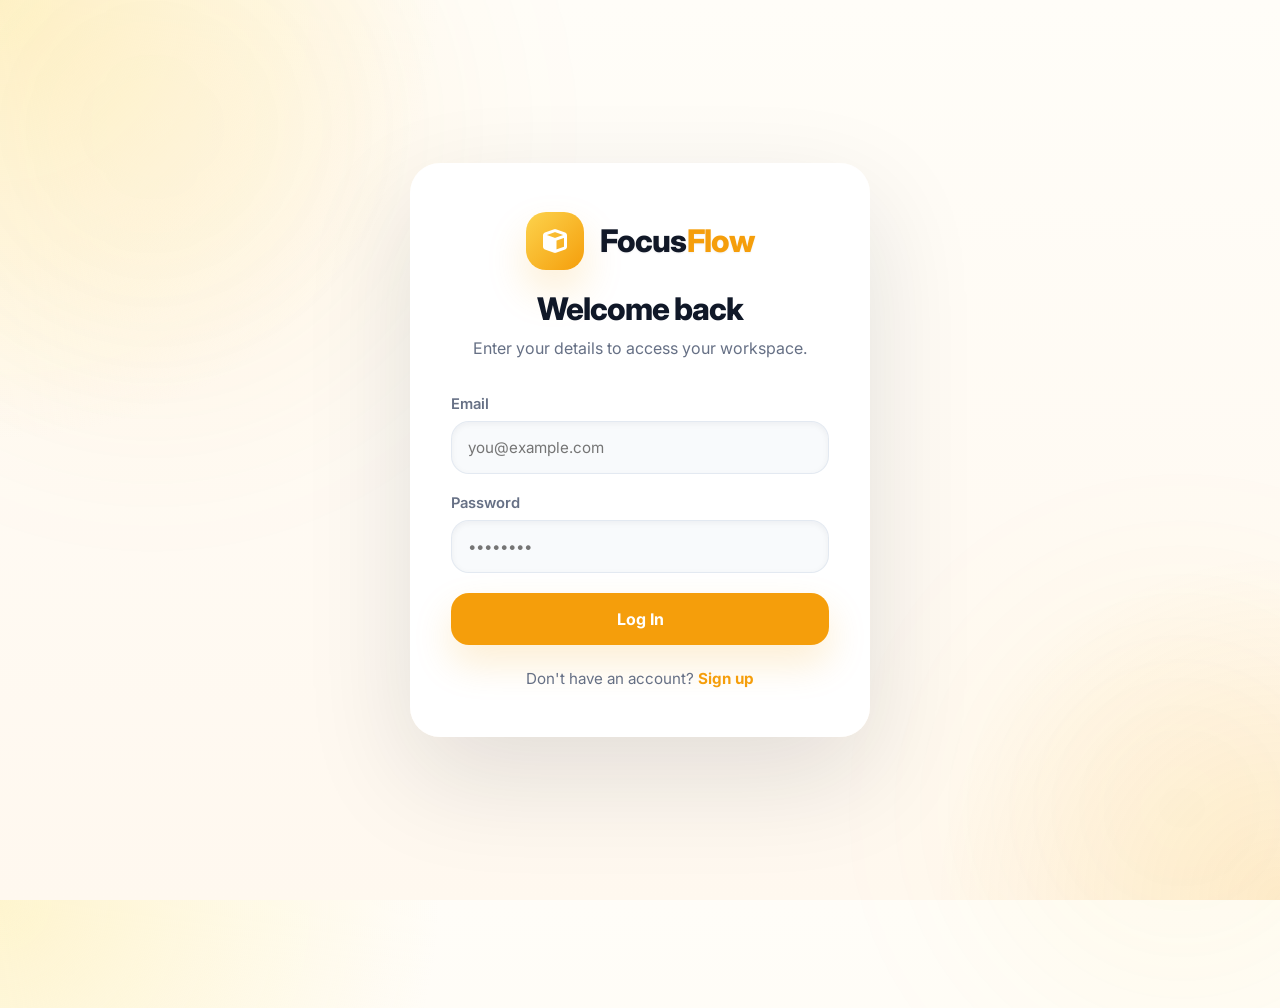
<file: index.html>
<!DOCTYPE html>
<html lang="en">

<head>
    <meta charset="UTF-8">
    <meta name="viewport" content="width=device-width, initial-scale=1.0">
    <title>Dashboard - FocusFlow</title>
    <link rel="stylesheet" href="style.css">
    <link rel="stylesheet" href="https://cdnjs.cloudflare.com/ajax/libs/font-awesome/6.4.0/css/all.min.css">
    <link href="https://fonts.googleapis.com/css2?family=Inter:wght@400;500;600;700&display=swap" rel="stylesheet">
</head>

<body class="light-theme">
    <div id="loader" class="loader-overlay">
        <div class="spinner"></div>
    </div>

    <!-- App Layout Container -->
    <div class="app-layout">

        <!-- Sidebar -->
        <aside class="sidebar" id="sidebar">
            <div class="sidebar-header">
                <a href="index.html" class="brand focusflow-logo">
                    <i class="fas fa-cube brand-icon logo-accent"></i>
                    <span class="logo-text">Focus<span class="logo-bold">Flow</span></span>
                </a>
                <button class="mobile-close" id="mobileCloseBtn">
                    <i class="fas fa-times"></i>
                </button>
            </div>

            <nav class="sidebar-nav">
                <div class="nav-section">
                    <span class="nav-section-title">Views</span>
                    <a href="#" class="nav-item active" data-filter="all">
                        <i class="fas fa-inbox"></i> Dashboard
                    </a>
                    <a href="#" class="nav-item" data-filter="active">
                        <i class="fas fa-tasks"></i> Active Tasks
                    </a>
                    <a href="#" class="nav-item" data-filter="important">
                        <i class="fas fa-star"></i> Important
                    </a>
                    <a href="#" class="nav-item" data-filter="completed">
                        <i class="fas fa-check-circle"></i> Completed
                    </a>
                </div>
            </nav>

            <div class="sidebar-footer">
                <a href="#" class="nav-item" id="settingsBtn">
                    <i class="fas fa-cog"></i> Settings
                </a>
                <a href="#" class="nav-item text-danger" id="logoutBtn">
                    <i class="fas fa-sign-out-alt"></i> Logout
                </a>
            </div>
        </aside>

        <!-- Main Content Area -->
        <main class="main-content">
            <!-- Sticky Header -->
            <header class="top-header">
                <div class="header-left">
                    <button class="mobile-toggle" id="mobileToggleBtn">
                        <i class="fas fa-bars"></i>
                    </button>
                    <h1 class="page-title" id="pageTitle">Dashboard</h1>
                </div>
                <div class="header-right">
                    <button id="headerThemeToggle" class="icon-btn" aria-label="Toggle Theme">
                        <i class="fas fa-moon"></i>
                    </button>
                    <div class="user-profile" id="profileDropdownBtn" role="button" aria-haspopup="menu" aria-expanded="false" style="cursor: pointer; position: relative;">
                        <div class="avatar">
                            <span id="userInitial">U</span>
                        </div>
                        
                        <!-- Profile Dropdown -->
                        <div class="profile-dropdown hidden" id="profileDropdown">
                            <div class="dropdown-header">
                                <strong id="dropdownName">User</strong>
                                <span id="dropdownEmail">user@example.com</span>
                            </div>
                            <div class="dropdown-divider"></div>
                            <button class="dropdown-item" id="dropdownSettingsBtn">
                                <i class="fas fa-cog"></i> Settings
                            </button>
                            <button class="dropdown-item text-danger" id="dropdownLogoutBtn">
                                <i class="fas fa-sign-out-alt"></i> Log Out
                            </button>
                        </div>
                    </div>
                </div>
            </header>

            <div id="welcomePage" class="welcome-overlay hidden">
                <div class="welcome-card">
                    <div class="welcome-header">
                        <div class="welcome-badge"><i class="fas fa-hand-sparkles"></i></div>
                        <div>
                            <h2>Welcome back, <span id="welcomeUserName">User</span>!</h2>
                            <p>Here's your FocusFlow dashboard. Let’s get productive.</p>
                        </div>
                    </div>
                    <div class="welcome-stats">
                        <div>
                            <span id="welcomeTotal">0</span>
                            <p>Total tasks</p>
                        </div>
                        <div>
                            <span id="welcomePending">0</span>
                            <p>Pending</p>
                        </div>
                        <div>
                            <span id="welcomeComplete">0</span>
                            <p>Completed</p>
                        </div>
                    </div>
                    <p class="welcome-copy">You can manage tasks, set priorities, and track progress from your dashboard. Ready to dive in?</p>
                    <button id="welcomeStartBtn" class="primary-btn">Go to dashboard</button>
                </div>
            </div>

            <div class="content-scrollable">
                <!-- ONBOARDING STATE -->
                <div id="onboardingState" class="onboarding-container hidden">
                    <div class="onboarding-illustration" style="text-align: center; margin-top: 2rem;">
                        <i class="fas fa-rocket text-accent" style="font-size: 5rem; margin-bottom: 1.5rem; filter: drop-shadow(0 4px 6px rgba(99, 102, 241, 0.4));"></i>
                        <h2 style="font-size: 2.2rem; margin-bottom: 1rem; color: var(--text-primary);">Welcome to your workspace</h2>
                        <p style="color: var(--text-secondary); max-width: 500px; margin: 0 auto 3rem; font-size: 1.1rem; line-height: 1.6;">Get started by adding your first task. Here are a few tips to maximize your productivity and stay organized.</p>
                    </div>
                    
                    <div class="tips-grid" style="display: grid; grid-template-columns: repeat(auto-fit, minmax(250px, 1fr)); gap: 1.5rem; margin-bottom: 3rem;">
                        <div class="tip-card" style="background: var(--bg-surface); padding: 1.5rem; border-radius: var(--radius-md); border: 1px solid var(--border-color); box-shadow: var(--shadow-sm);">
                            <div class="tip-icon" style="margin-bottom: 1rem; font-size: 1.5rem;"><i class="fas fa-star text-orange"></i></div>
                            <h4>Mark Important</h4>
                            <p style="color: var(--text-secondary); font-size: 0.9rem; margin-top: 0.5rem; line-height: 1.5;">Set a task to High Priority to have it highlighted in red and accessible from the Important view.</p>
                        </div>
                        <div class="tip-card" style="background: var(--bg-surface); padding: 1.5rem; border-radius: var(--radius-md); border: 1px solid var(--border-color); box-shadow: var(--shadow-sm);">
                            <div class="tip-icon" style="margin-bottom: 1rem; font-size: 1.5rem;"><i class="fas fa-arrows-alt text-blue"></i></div>
                            <h4>Reorder Tasks</h4>
                            <p style="color: var(--text-secondary); font-size: 0.9rem; margin-top: 0.5rem; line-height: 1.5;">Drag and drop tasks in the default dashboard view to organize them exactly how you want.</p>
                        </div>
                        <div class="tip-card" style="background: var(--bg-surface); padding: 1.5rem; border-radius: var(--radius-md); border: 1px solid var(--border-color); box-shadow: var(--shadow-sm);">
                            <div class="tip-icon" style="margin-bottom: 1rem; font-size: 1.5rem;"><i class="fas fa-chart-pie text-green"></i></div>
                            <h4>Track Progress</h4>
                            <p style="color: var(--text-secondary); font-size: 0.9rem; margin-top: 0.5rem; line-height: 1.5;">Watch your completion ring fill up as you check off tasks throughout the day.</p>
                        </div>
                    </div>
                    
                    <div style="text-align: center;">
                        <button class="primary-btn" id="onboardingAddBtn" style="padding: 1rem 2.5rem; font-size: 1.1rem; border-radius: 50px; box-shadow: var(--shadow-lg);">
                            <i class="fas fa-plus"></i> Create your first task
                        </button>
                    </div>
                </div>

                <div id="dashboardContent">
                <!-- Greeting & Overview -->
                <section class="overview-section" id="overviewSection">
                    <div class="greeting">
                        <h2 id="greetingText">Good morning!</h2>
                        <p class="subtitle">Here's a summary of your tasks today.</p>
                    </div>

                    <div class="stats-grid">
                        <div class="stat-card">
                            <div class="stat-icon bg-blue"><i class="fas fa-list"></i></div>
                            <div class="stat-info">
                                <span class="stat-value" id="statTotal">0</span>
                                <span class="stat-label">Total Tasks</span>
                            </div>
                        </div>
                        <div class="stat-card">
                            <div class="stat-icon bg-orange"><i class="fas fa-clock"></i></div>
                            <div class="stat-info">
                                <span class="stat-value" id="statPending">0</span>
                                <span class="stat-label">Pending</span>
                            </div>
                        </div>
                        <div class="stat-card">
                            <div class="stat-icon bg-green"><i class="fas fa-check"></i></div>
                            <div class="stat-info">
                                <span class="stat-value" id="statCompleted">0</span>
                                <span class="stat-label">Completed</span>
                            </div>
                        </div>
                        <!-- Progress Ring Card -->
                        <div class="stat-card progress-card">
                            <div class="progress-ring-container">
                                <svg class="progress-ring" width="50" height="50">
                                    <circle class="progress-ring-circle-bg" stroke-width="4" fill="transparent" r="21"
                                        cx="25" cy="25" />
                                    <circle class="progress-ring-circle" id="progressRing" stroke-width="4"
                                        fill="transparent" r="21" cx="25" cy="25" />
                                </svg>
                                <span class="progress-text" id="progressText">0%</span>
                            </div>
                            <div class="stat-info">
                                <span class="stat-label">Completion</span>
                            </div>
                        </div>
                    </div>
                </section>

                <!-- Tasks Header -->
                <div class="tasks-header">
                    <h3 id="taskListTitle">Your Tasks</h3>
                    <div class="actions-wrapper">
                        <select id="sortSelect" class="text-btn outline-btn" aria-label="Sort Tasks">
                            <option value="default">Default Sort</option>
                            <option value="priority-desc">High Priority First</option>
                            <option value="priority-asc">Low Priority First</option>
                        </select>
                        <button id="clearCompletedBtn" class="text-btn danger-btn">Clear Completed</button>
                    </div>
                </div>

                <!-- Tasks Container -->
                <div class="tasks-container">
                    <div id="emptyState" class="empty-state hidden">
                        <div class="empty-illustration">
                            <i class="fas fa-clipboard-check"></i>
                        </div>
                        <h3>All caught up!</h3>
                        <p>You have no tasks here. Enjoy your day or add a new task.</p>
                        <button class="primary-btn mt-3" id="emptyAddBtn">Add Task</button>
                    </div>

                    <ul class="task-grid" id="taskList">
                        <!-- Tasks mapped here -->
                    </ul>
                </div>
                </div> <!-- End dashboardContent -->
            </div>

            <!-- Floating Action Button -->
            <button class="fab" id="fabAddBtn" aria-label="Add new task">
                <i class="fas fa-plus"></i>
            </button>
        </main>
    </div>

    <!-- Modals -->
    <!-- Add/Edit Task Modal -->
    <div id="taskModal" class="modal-overlay hidden" aria-hidden="true">
        <div class="modal-content glass-panel">
            <div class="modal-header">
                <h3 id="taskModalTitle">Create New Task</h3>
                <button class="close-btn modal-close"><i class="fas fa-times"></i></button>
            </div>
            <div class="modal-body">
                <div class="form-group">
                    <label for="taskInput">Task Description</label>
                    <input type="text" id="taskInput" class="form-input" placeholder="What needs to be done?"
                        autocomplete="off">
                </div>
                <div class="form-row">
                    <div class="form-group flex-1">
                        <label for="dueDateInput">Due Date</label>
                        <input type="date" id="dueDateInput" class="form-input">
                    </div>
                    <div class="form-group flex-1">
                        <label for="priorityInput">Priority</label>
                        <select id="priorityInput" class="form-input">
                            <option value="low">Low</option>
                            <option value="medium" selected>Medium</option>
                            <option value="high">High</option>
                        </select>
                    </div>
                </div>
            </div>
            <div class="modal-footer">
                <button class="secondary-btn modal-close">Cancel</button>
                <button id="saveTaskBtn" class="primary-btn">Save Task</button>
            </div>
        </div>
    </div>

    <!-- Settings Modal -->
    <div id="settingsModal" class="modal-overlay hidden" aria-hidden="true">
        <div class="modal-content glass-panel settings-panel">
            <div class="modal-header">
                <h3>Settings</h3>
                <button class="close-btn settings-close"><i class="fas fa-times"></i></button>
            </div>
            <div class="modal-body">
                <div class="settings-section">
                    <h4>Appearance</h4>
                    <div class="setting-item">
                        <div class="setting-info">
                            <span>Dark Mode</span>
                            <small>Toggle dark/light theme</small>
                        </div>
                        <label class="toggle-switch">
                            <input type="checkbox" id="settingsThemeToggle">
                            <span class="slider round"></span>
                        </label>
                    </div>
                </div>
                <div class="settings-section">
                    <h4>Notifications</h4>
                    <div class="setting-item">
                        <div class="setting-info">
                            <span>Push Notifications</span>
                            <small>Get notified about due tasks</small>
                        </div>
                        <label class="toggle-switch">
                            <input type="checkbox" id="notifyToggle" checked>
                            <span class="slider round"></span>
                        </label>
                    </div>
                </div>
                <div class="settings-section">
                    <h4>Account Profile</h4>
                    <div class="profile-info">
                        <div class="avatar lg"><span id="settingsInitial">U</span></div>
                        <div class="profile-details">
                            <strong id="profileEmail">demo@example.com</strong>
                            <span class="badge">Pro Plan</span>
                        </div>
                    </div>
                </div>
            </div>
        </div>
    </div>

    <!-- Delete Confirmation Modal -->
    <div id="deleteModal" class="modal-overlay hidden" aria-hidden="true">
        <div class="modal-content glass-panel mini">
            <h3>Delete Task</h3>
            <p>Are you sure you want to delete this task? This action cannot be undone.</p>
            <div class="modal-actions mt-4">
                <button id="cancelDeleteBtn" class="secondary-btn">Cancel</button>
                <button id="confirmDeleteBtn" class="danger-btn">Delete</button>
            </div>
        </div>
    </div>

    <script src="script.js"></script>
</body>

</html>
</file>
<file: style.css>
:root {
    /* Linear/Notion Minimal Color Palette */
    --hue: 220;

    /* Light Theme */
    --bg-base: #f8f9fa;
    --bg-surface: #ffffff;
    --bg-elevated: #ffffff;
    --bg-hover: #f1f3f5;

    --text-primary: #111827;
    --text-secondary: #4b5563;
    --text-tertiary: #9ca3af;

    --border-color: #e5e7eb;
    --border-light: #f3f4f6;

    --accent-color: #f59e0b;
    /* Yellow */
    --accent-hover: #d97706;
    --accent-light: #fef3c7;

    /* Status Colors */
    --danger: #ef4444;
    --danger-bg: #fee2e2;
    --success: #10b981;
    --success-bg: #d1fae5;
    --warning: #f59e0b;
    --warning-bg: #fef3c7;

    /* Layout */
    --sidebar-width: 260px;
    --header-height: 64px;

    /* Borders & Shadows */
    --radius-sm: 6px;
    --radius-md: 10px;
    --radius-lg: 16px;
    --radius-full: 9999px;

    --shadow-sm: 0 1px 2px 0 rgba(0, 0, 0, 0.05);
    --shadow-md: 0 4px 6px -1px rgba(0, 0, 0, 0.05), 0 2px 4px -1px rgba(0, 0, 0, 0.03);
    --shadow-lg: 0 10px 15px -3px rgba(0, 0, 0, 0.05), 0 4px 6px -2px rgba(0, 0, 0, 0.03);
    --shadow-xl: 0 20px 25px -5px rgba(0, 0, 0, 0.1), 0 10px 10px -5px rgba(0, 0, 0, 0.04);

    --glass-bg: rgba(255, 255, 255, 0.85);
    --glass-border: rgba(255, 255, 255, 0.4);

    --transition: all 0.25s cubic-bezier(0.2, 0.8, 0.2, 1);
    --transition-fast: all 0.15s cubic-bezier(0.2, 0.8, 0.2, 1);
}

body.dark-theme {
    --bg-base: #0f1115;
    --bg-surface: #16181d;
    --bg-elevated: #1e2128;
    --bg-hover: #252830;

    --text-primary: #f9fafb;
    --text-secondary: #9ca3af;
    --text-tertiary: #6b7280;

    --border-color: #2d3139;
    --border-light: #1e2128;

    --accent-light: #3730a3;

    --danger-bg: rgba(239, 68, 68, 0.15);
    --success-bg: rgba(16, 185, 129, 0.15);
    --warning-bg: rgba(245, 158, 11, 0.15);

    --shadow-sm: 0 1px 2px 0 rgba(0, 0, 0, 0.5);
    --shadow-md: 0 4px 6px -1px rgba(0, 0, 0, 0.4);
    --shadow-lg: 0 10px 15px -3px rgba(0, 0, 0, 0.5);
    --shadow-xl: 0 20px 25px -5px rgba(0, 0, 0, 0.6);

    --glass-bg: rgba(22, 24, 29, 0.85);
    --glass-border: rgba(255, 255, 255, 0.05);
}

* {
    margin: 0;
    padding: 0;
    box-sizing: border-box;
}

body {
    font-family: 'Inter', sans-serif;
    background-color: var(--bg-base);
    color: var(--text-primary);
    -webkit-font-smoothing: antialiased;
    overflow: hidden;
}

/* Base Elements */
a {
    text-decoration: none;
    color: inherit;
}

button {
    font-family: inherit;
}

.hidden {
    display: none !important;
}

ul {
    list-style: none;
}

.mt-3 {
    margin-top: 1rem;
}

.mt-4 {
    margin-top: 1.5rem;
}

.flex-1 {
    flex: 1;
}

/* Loader */
.loader-overlay {
    position: fixed;
    top: 0;
    left: 0;
    width: 100%;
    height: 100%;
    background: var(--bg-base);
    display: flex;
    justify-content: center;
    align-items: center;
    z-index: 9999;
    transition: opacity 0.4s ease, visibility 0.4s ease;
}

.loader-overlay.hidden {
    opacity: 0;
    visibility: hidden;
    pointer-events: none;
}

.spinner {
    width: 32px;
    height: 32px;
    border: 3px solid var(--border-color);
    border-top-color: var(--accent-color);
    border-radius: 50%;
    animation: spin 0.8s linear infinite;
}

@keyframes spin {
    to {
        transform: rotate(360deg);
    }
}

/* App Layout */
.app-layout {
    display: flex;
    height: 100vh;
    width: 100vw;
}

/* Sidebar */
.sidebar {
    width: var(--sidebar-width);
    background-color: var(--bg-surface);
    border-right: 1px solid var(--border-color);
    display: flex;
    flex-direction: column;
    transition: transform 0.3s ease;
    z-index: 50;
}

.sidebar-header {
    height: var(--header-height);
    display: flex;
    align-items: center;
    justify-content: space-between;
    padding: 0 1.5rem;
    border-bottom: 1px solid var(--border-light);
}

.brand {
    display: flex;
    align-items: center;
    gap: 0.75rem;
    font-weight: 700;
    font-size: 1.2rem;
    color: var(--text-primary);
}

.brand-icon {
    color: var(--accent-color);
}

.mobile-close {
    display: none;
    background: none;
    border: none;
    color: var(--text-secondary);
    font-size: 1.2rem;
    cursor: pointer;
}

.sidebar-nav {
    flex: 1;
    padding: 1.5rem 1rem;
    overflow-y: auto;
}

.nav-section {
    margin-bottom: 2rem;
}

.nav-section-title {
    display: block;
    font-size: 0.75rem;
    font-weight: 600;
    color: var(--text-tertiary);
    text-transform: uppercase;
    letter-spacing: 0.05em;
    margin-bottom: 0.75rem;
    padding-left: 0.75rem;
}

.nav-item {
    display: flex;
    align-items: center;
    gap: 0.75rem;
    padding: 0.6rem 0.75rem;
    border-radius: var(--radius-sm);
    color: var(--text-secondary);
    font-weight: 500;
    font-size: 0.95rem;
    transition: var(--transition);
    margin-bottom: 0.25rem;
}

.nav-item i {
    width: 18px;
    text-align: center;
}

.nav-item:hover {
    background-color: var(--bg-hover);
    color: var(--text-primary);
}

.nav-item.active {
    background-color: var(--accent-light);
    color: var(--accent-color);
    font-weight: 600;
}

.nav-item.text-danger:hover {
    background-color: var(--danger-bg);
    color: var(--danger);
}

.sidebar-footer {
    padding: 1rem;
    border-top: 1px solid var(--border-color);
}

/* Main Content Area */
.main-content {
    flex: 1;
    display: flex;
    flex-direction: column;
    min-width: 0;
    /* Important for flex children truncating */
    background-color: var(--bg-base);
    position: relative;
}

/* Sticky Header */
.top-header {
    height: var(--header-height);
    display: flex;
    align-items: center;
    justify-content: space-between;
    padding: 0 2rem;
    background: var(--glass-bg);
    backdrop-filter: blur(12px);
    -webkit-backdrop-filter: blur(12px);
    border-bottom: 1px solid var(--border-color);
    position: sticky;
    top: 0;
    z-index: 40;
}

.header-left {
    display: flex;
    align-items: center;
    gap: 1rem;
}

.mobile-toggle {
    display: none;
    background: none;
    border: none;
    color: var(--text-secondary);
    font-size: 1.2rem;
    cursor: pointer;
}

.page-title {
    font-size: 1.1rem;
    font-weight: 600;
}

.header-right {
    display: flex;
    align-items: center;
    gap: 1rem;
}

.icon-btn {
    background: none;
    border: none;
    color: var(--text-secondary);
    width: 36px;
    height: 36px;
    border-radius: var(--radius-full);
    cursor: pointer;
    transition: var(--transition);
    display: grid;
    place-items: center;
}

.icon-btn:hover {
    background-color: var(--bg-hover);
    color: var(--text-primary);
}

.avatar {
    width: 32px;
    height: 32px;
    background: linear-gradient(135deg, var(--accent-color), #fde68a);
    color: white;
    border-radius: var(--radius-full);
    display: grid;
    place-items: center;
    font-weight: 600;
    font-size: 0.85rem;
}

.avatar.lg {
    width: 48px;
    height: 48px;
    font-size: 1.2rem;
}

/* Profile Dropdown */
.profile-dropdown {
    position: absolute;
    top: calc(100% + 0.5rem);
    right: 0;
    width: 220px;
    background: var(--bg-surface);
    border: 1px solid var(--border-color);
    border-radius: var(--radius-md);
    box-shadow: var(--shadow-lg);
    padding: 0.5rem 0;
    z-index: 50;
    animation: dropdownFadeIn 0.2s cubic-bezier(0.2, 0.8, 0.2, 1);
    transform-origin: top right;
}

@keyframes dropdownFadeIn {
    from { opacity: 0; transform: scale(0.95); }
    to { opacity: 1; transform: scale(1); }
}

.welcome-overlay {
    position: fixed;
    inset: 0;
    background: rgba(15, 23, 42, 0.65);
    display: flex;
    justify-content: center;
    align-items: center;
    padding: 2rem;
    z-index: 100;
}

.welcome-card {
    width: min(100%, 520px);
    background: var(--bg-surface);
    border: 1px solid var(--border-color);
    border-radius: var(--radius-lg);
    box-shadow: var(--shadow-xl);
    padding: 2rem;
    animation: popIn 0.25s ease;
}

@keyframes popIn {
    from { opacity: 0; transform: translateY(16px) scale(0.98); }
    to { opacity: 1; transform: translateY(0) scale(1); }
}

.welcome-header {
    display: flex;
    align-items: center;
    gap: 1rem;
    margin-bottom: 1.75rem;
}

.welcome-badge {
    width: 54px;
    height: 54px;
    border-radius: 18px;
    background: linear-gradient(135deg, rgba(99, 102, 241, 0.2), rgba(129, 140, 248, 0.2));
    display: grid;
    place-items: center;
    color: var(--accent-color);
    font-size: 1.35rem;
}

.welcome-header h2 {
    font-size: 1.75rem;
    margin-bottom: 0.3rem;
}

.welcome-header p {
    color: var(--text-secondary);
}

.welcome-stats {
    display: grid;
    grid-template-columns: repeat(3, minmax(0, 1fr));
    gap: 1rem;
    margin-bottom: 1.5rem;
}

.welcome-stats div {
    background: var(--bg-base);
    border-radius: var(--radius-md);
    padding: 1rem;
    text-align: center;
}

.welcome-stats span {
    display: block;
    font-size: 1.7rem;
    font-weight: 700;
    margin-bottom: 0.25rem;
}

.welcome-stats p {
    color: var(--text-secondary);
    font-size: 0.9rem;
}

.welcome-copy {
    color: var(--text-secondary);
    margin-bottom: 1.5rem;
    line-height: 1.6;
}

.dropdown-header {
    padding: 0.5rem 1rem 0.75rem;
    display: flex;
    flex-direction: column;
}
.dropdown-header strong { font-size: 0.95rem; }
.dropdown-header span { font-size: 0.8rem; color: var(--text-tertiary); overflow: hidden; text-overflow: ellipsis; }

.dropdown-divider {
    height: 1px;
    background: var(--border-color);
    margin: 0.25rem 0;
}

.dropdown-item {
    display: flex;
    align-items: center;
    gap: 0.75rem;
    width: 100%;
    padding: 0.6rem 1rem;
    background: none;
    border: none;
    text-align: left;
    color: var(--text-secondary);
    font-size: 0.9rem;
    cursor: pointer;
    transition: var(--transition-fast);
}
.dropdown-item:hover {
    background: var(--bg-hover);
    color: var(--text-primary);
}
.dropdown-item.text-danger:hover {
    color: var(--danger);
    background: var(--danger-bg);
}
/* Scrollable Content */
.content-scrollable {
    flex: 1;
    overflow-y: auto;
    padding: 2rem;
    padding-bottom: 6rem;
    /* Space for FAB */
}

/* Dashboard Overview Section */
.overview-section {
    margin-bottom: 3rem;
    animation: fadeIn 0.5s ease;
}

@keyframes fadeIn {
    from {
        opacity: 0;
        transform: translateY(10px);
    }

    to {
        opacity: 1;
        transform: translateY(0);
    }
}

.greeting {
    margin-bottom: 1.5rem;
}

.greeting h2 {
    font-size: 1.8rem;
    font-weight: 700;
    margin-bottom: 0.25rem;
}

.greeting p {
    color: var(--text-secondary);
}

.stats-grid {
    display: grid;
    grid-template-columns: repeat(auto-fit, minmax(200px, 1fr));
    gap: 1.5rem;
}

.stat-card {
    background: var(--bg-surface);
    border: 1px solid var(--border-color);
    border-radius: var(--radius-md);
    padding: 1.25rem;
    display: flex;
    align-items: center;
    gap: 1rem;
    box-shadow: var(--shadow-sm);
    transition: var(--transition);
}

.stat-card:hover {
    transform: translateY(-2px);
    box-shadow: var(--shadow-md);
}

.stat-icon {
    width: 48px;
    height: 48px;
    border-radius: var(--radius-sm);
    display: grid;
    place-items: center;
    font-size: 1.25rem;
}

.bg-blue {
    background-color: rgba(245, 158, 11, 0.12);
    color: #f59e0b;
}

.bg-orange {
    background-color: rgba(249, 115, 22, 0.1);
    color: #f97316;
}

.bg-green {
    background-color: rgba(16, 185, 129, 0.1);
    color: #10b981;
}

.stat-info {
    display: flex;
    flex-direction: column;
}

.stat-value {
    font-size: 1.5rem;
    font-weight: 700;
    color: var(--text-primary);
    line-height: 1.2;
}

.stat-label {
    font-size: 0.85rem;
    color: var(--text-secondary);
    font-weight: 500;
}

/* Progress Ring */
.progress-card {
    gap: 1rem;
}

.progress-ring-container {
    position: relative;
    width: 50px;
    height: 50px;
}

.progress-ring-circle-bg {
    stroke: var(--border-color);
}

.progress-ring-circle {
    stroke: var(--accent-color);
    stroke-dasharray: 131.95;
    stroke-dashoffset: 131.95;
    stroke-linecap: round;
    transition: stroke-dashoffset 0.8s ease-in-out;
    transform: rotate(-90deg);
    transform-origin: 50% 50%;
}

.progress-text {
    position: absolute;
    top: 50%;
    left: 50%;
    transform: translate(-50%, -50%);
    font-size: 0.75rem;
    font-weight: 700;
    color: var(--text-primary);
}

/* Tasks Header */
.tasks-header {
    display: flex;
    justify-content: space-between;
    align-items: center;
    margin-bottom: 1.5rem;
}

.tasks-header h3 {
    font-size: 1.2rem;
    font-weight: 600;
}

.actions-wrapper {
    display: flex;
    gap: 0.5rem;
    align-items: center;
}

/* Buttons */
.text-btn {
    background: none;
    border: none;
    color: var(--text-secondary);
    font-size: 0.9rem;
    font-weight: 500;
    cursor: pointer;
    padding: 0.5rem 0.75rem;
    border-radius: var(--radius-sm);
    transition: var(--transition);
}

.text-btn:hover {
    background-color: var(--bg-hover);
    color: var(--text-primary);
}

.outline-btn {
    border: 1px solid var(--border-color);
    background: var(--bg-surface);
}

.danger-btn {
    background: var(--bg-hover);
    color: var(--danger);
    border: none;
    padding: 0.6rem 1.2rem;
    border-radius: var(--radius-sm);
    font-weight: 500;
    font-size: 0.95rem;
    cursor: pointer;
    transition: var(--transition);
}

.danger-btn:hover {
    background-color: var(--danger-bg);
    color: var(--danger);
    border-color: transparent;
}

.btn {
    font-weight: 500;
    transition: var(--transition-fast);
}
.btn:active, .primary-btn:active, .action-btn:active, .icon-btn:active, .fab:active {
    transform: scale(0.95);
}

.primary-btn {
    background: var(--accent-color);
    color: white;
    border: none;
    padding: 0.6rem 1.2rem;
    border-radius: var(--radius-sm);
    font-weight: 500;
    font-size: 0.95rem;
    cursor: pointer;
    transition: var(--transition);
    box-shadow: var(--shadow-sm);
}

.primary-btn:hover {
    background: var(--accent-hover);
    box-shadow: var(--shadow-md);
    transform: translateY(-1px);
}

.secondary-btn {
    background: var(--bg-hover);
    color: var(--text-primary);
    border: none;
    padding: 0.6rem 1.2rem;
    border-radius: var(--radius-sm);
    font-weight: 500;
    font-size: 0.95rem;
    cursor: pointer;
    transition: var(--transition);
}

.secondary-btn:hover {
    background: var(--border-color);
}

select.text-btn {
    appearance: none;
    -webkit-appearance: none;
    padding-right: 1.5rem;
    background-image: url("data:image/svg+xml,%3Csvg xmlns='http://www.w3.org/2000/svg' fill='none' viewBox='0 0 24 24' stroke='%236b7280'%3E%3Cpath stroke-linecap='round' stroke-linejoin='round' stroke-width='2' d='M19 9l-7 7-7-7'%3E%3C/path%3E%3C/svg%3E");
    background-repeat: no-repeat;
    background-position: right 0.5rem center;
    background-size: 1rem;
}

/* Task Grid / List */
.task-grid {
    display: grid;
    grid-template-columns: 1fr;
    gap: 0.75rem;
}

/* Task Cards */
.task-item {
    background: var(--bg-surface);
    border: 1px solid var(--border-color);
    border-radius: var(--radius-md);
    padding: 1rem 1.25rem;
    display: flex;
    align-items: center;
    gap: 1rem;
    transition: var(--transition);
    position: relative;
    overflow: hidden;
}

.task-item::before {
    content: '';
    position: absolute;
    left: 0;
    top: 0;
    bottom: 0;
    width: 4px;
    background-color: transparent;
}

.task-item.priority-high::before {
    background-color: var(--danger);
}

.task-item.priority-medium::before {
    background-color: var(--warning);
}

.task-item.priority-low::before {
    background-color: var(--success);
}

.task-item:hover {
    box-shadow: var(--shadow-md);
    border-color: var(--border-color);
    transform: translateY(-2px);
}

.task-item.draggable-item:active {
    cursor: grabbing;
    transform: scale(0.99);
}

.task-item.dragging {
    opacity: 0.5;
}

.checkbox-wrapper {
    width: 20px;
    height: 20px;
    flex-shrink: 0;
}

.task-checkbox {
    appearance: none;
    -webkit-appearance: none;
    width: 20px;
    height: 20px;
    border: 2px solid var(--text-tertiary);
    border-radius: 50%;
    cursor: pointer;
    transition: var(--transition);
    display: grid;
    place-content: center;
    margin: 0;
}

.task-checkbox::before {
    content: "";
    width: 10px;
    height: 10px;
    transform: scale(0);
    transition: 0.2s transform ease-in-out;
    box-shadow: inset 1em 1em white;
    background-color: white;
    clip-path: polygon(14% 44%, 0 65%, 50% 100%, 100% 16%, 80% 0%, 43% 62%);
}

.task-checkbox:hover {
    border-color: var(--accent-color);
}

.task-checkbox:checked {
    background: var(--accent-color);
    border-color: var(--accent-color);
}

.task-checkbox:checked::before {
    transform: scale(1);
}

.task-content-wrapper {
    flex: 1;
    display: flex;
    flex-direction: column;
    gap: 0.4rem;
}

.task-content {
    font-size: 1rem;
    font-weight: 500;
    color: var(--text-primary);
    word-break: break-word;
}

.task-meta {
    display: flex;
    gap: 0.5rem;
    flex-wrap: wrap;
}

.badge {
    font-size: 0.7rem;
    font-weight: 600;
    padding: 0.2rem 0.5rem;
    border-radius: var(--radius-full);
    display: inline-flex;
    align-items: center;
    gap: 4px;
}

.badge-due {
    background: var(--bg-hover);
    color: var(--text-secondary);
}

.badge-due.overdue {
    background: var(--danger-bg);
    color: var(--danger);
}

.badge-due.today {
    background: var(--warning-bg);
    color: var(--warning);
}

.task-actions {
    display: flex;
    gap: 0.25rem;
    opacity: 0;
    transition: var(--transition);
}

.task-item:hover .task-actions {
    opacity: 1;
}

.action-btn {
    background: none;
    border: none;
    color: var(--text-tertiary);
    width: 32px;
    height: 32px;
    border-radius: var(--radius-sm);
    cursor: pointer;
    transition: var(--transition);
    display: grid;
    place-items: center;
    font-size: 0.9rem;
}

.edit-btn:hover {
    background: var(--bg-hover);
    color: var(--accent-color);
}

.delete-btn:hover {
    background: var(--danger-bg);
    color: var(--danger);
}

/* Edit input */
.edit-input {
    flex: 1;
    padding: 0.5rem;
    border: 1px solid var(--accent-color);
    border-radius: var(--radius-sm);
    font-family: inherit;
    font-size: 1rem;
    background: var(--bg-base);
    color: var(--text-primary);
    outline: none;
    box-shadow: 0 0 0 3px var(--accent-light);
}

.task-item.completed {
    opacity: 0.7;
}

.task-item.completed .task-content {
    text-decoration: line-through;
    color: var(--text-tertiary);
}

.task-item.completed::before {
    background-color: var(--border-color);
}

/* Empty State */
.empty-state {
    text-align: center;
    padding: 4rem 2rem;
    color: var(--text-secondary);
}

.empty-state.hidden {
    display: none;
}

.empty-illustration {
    font-size: 4rem;
    color: var(--text-tertiary);
    margin-bottom: 1rem;
    opacity: 0.5;
}

.empty-state h3 {
    color: var(--text-primary);
    font-size: 1.25rem;
    margin-bottom: 0.5rem;
}

/* FAB */
.fab {
    position: fixed;
    bottom: 2rem;
    right: 2rem;
    width: 56px;
    height: 56px;
    border-radius: 50%;
    background: var(--accent-color);
    color: white;
    border: none;
    font-size: 1.5rem;
    cursor: pointer;
    box-shadow: var(--shadow-lg);
    display: grid;
    place-items: center;
    transition: var(--transition);
    z-index: 30;
}

.fab:hover {
    background: var(--accent-hover);
    transform: translateY(-4px) scale(1.05);
    box-shadow: var(--shadow-xl);
}

/* Modals */
.modal-overlay {
    position: fixed;
    top: 0;
    left: 0;
    right: 0;
    bottom: 0;
    background: rgba(0, 0, 0, 0.4);
    backdrop-filter: blur(4px);
    -webkit-backdrop-filter: blur(4px);
    display: flex;
    justify-content: center;
    align-items: center;
    z-index: 1000;
    padding: 1rem;
    opacity: 1;
    visibility: visible;
    transition: var(--transition);
}

.modal-overlay.hidden {
    opacity: 0;
    visibility: hidden;
    pointer-events: none;
}

.glass-panel {
    background: var(--bg-elevated);
    border: 1px solid var(--border-color);
    box-shadow: var(--shadow-xl);
    border-radius: var(--radius-lg);
}

.modal-content {
    width: 100%;
    max-width: 500px;
    transform: translateY(0) scale(1);
    transition: var(--transition);
}

.modal-overlay.hidden .modal-content {
    transform: translateY(20px) scale(0.95);
}

.modal-content.mini {
    max-width: 400px;
    padding: 2rem;
    text-align: center;
}

.modal-header {
    display: flex;
    justify-content: space-between;
    align-items: center;
    padding: 1.5rem;
    border-bottom: 1px solid var(--border-light);
}

.modal-header h3 {
    font-size: 1.25rem;
    font-weight: 600;
}

.close-btn {
    background: none;
    border: none;
    color: var(--text-tertiary);
    font-size: 1.2rem;
    cursor: pointer;
    transition: var(--transition);
}

.close-btn:hover {
    color: var(--text-primary);
}

.modal-body {
    padding: 1.5rem;
}

.form-group {
    margin-bottom: 1.25rem;
    text-align: left;
}

.form-group label {
    display: block;
    margin-bottom: 0.5rem;
    font-size: 0.85rem;
    font-weight: 500;
    color: var(--text-secondary);
}

.form-input {
    width: 100%;
    padding: 0.75rem 1rem;
    border: 1px solid var(--border-color);
    border-radius: var(--radius-sm);
    font-family: inherit;
    font-size: 0.95rem;
    background: var(--bg-base);
    color: var(--text-primary);
    transition: var(--transition);
}

.form-input:focus {
    outline: none;
    border-color: var(--accent-color);
    box-shadow: 0 0 0 3px var(--accent-light);
}

.form-row {
    display: flex;
    gap: 1rem;
}

.modal-footer {
    padding: 1.25rem 1.5rem;
    border-top: 1px solid var(--border-light);
    display: flex;
    justify-content: flex-end;
    gap: 1rem;
    background: var(--bg-base);
    border-bottom-left-radius: var(--radius-lg);
    border-bottom-right-radius: var(--radius-lg);
}

/* Settings Modal Elements */
.settings-section {
    margin-bottom: 1.5rem;
    text-align: left;
    border-bottom: 1px solid var(--border-light);
    padding-bottom: 1.5rem;
}

.settings-section:last-child {
    border-bottom: none;
    margin-bottom: 0;
    padding-bottom: 0;
}

.settings-section h4 {
    font-size: 0.85rem;
    text-transform: uppercase;
    letter-spacing: 0.05em;
    color: var(--text-tertiary);
    margin-bottom: 1rem;
}

.setting-item {
    display: flex;
    justify-content: space-between;
    align-items: center;
    margin-bottom: 1rem;
}

.setting-info {
    display: flex;
    flex-direction: column;
}

.setting-info span {
    font-weight: 500;
    font-size: 0.95rem;
}

.setting-info small {
    color: var(--text-tertiary);
    font-size: 0.8rem;
}

/* Toggle Switch */
.toggle-switch {
    position: relative;
    display: inline-block;
    width: 44px;
    height: 24px;
}

.toggle-switch input {
    opacity: 0;
    width: 0;
    height: 0;
}

.slider {
    position: absolute;
    cursor: pointer;
    top: 0;
    left: 0;
    right: 0;
    bottom: 0;
    background-color: var(--border-color);
    transition: .3s;
}

.slider:before {
    position: absolute;
    content: "";
    height: 18px;
    width: 18px;
    left: 3px;
    bottom: 3px;
    background-color: white;
    transition: .3s;
}

input:checked+.slider {
    background-color: var(--accent-color);
}

input:checked+.slider:before {
    transform: translateX(20px);
}

.slider.round {
    border-radius: 24px;
}

.slider.round:before {
    border-radius: 50%;
    box-shadow: var(--shadow-sm);
}

/* Profile info inside settings */
.profile-info {
    display: flex;
    align-items: center;
    gap: 1rem;
}

.profile-details {
    display: flex;
    flex-direction: column;
    align-items: flex-start;
    gap: 0.25rem;
}

.profile-details .badge {
    background: var(--accent-light);
    color: var(--accent-color);
}

/* Responsive Mobile Layout */
@media (max-width: 768px) {
    .sidebar {
        position: fixed;
        left: 0;
        top: 0;
        bottom: 0;
        transform: translateX(-100%);
    }

    .sidebar.open {
        transform: translateX(0);
    }

    .mobile-toggle,
    .mobile-close {
        display: block;
    }

    .stats-grid {
        grid-template-columns: 1fr 1fr;
    }

    .content-scrollable {
        padding: 1.5rem;
        padding-bottom: 6rem;
    }

    .top-header {
        padding: 0 1.5rem;
    }

    .fab {
        bottom: 1.5rem;
        right: 1.5rem;
    }
}

@media (max-width: 480px) {
    .stats-grid {
        grid-template-columns: 1fr;
    }

    .form-row {
        flex-direction: column;
    }
}

/* FocusFlow Logo Branding */
.focusflow-logo {
    display: inline-flex;
    align-items: center;
    gap: 0.5rem;
}

.logo-accent {
    background: linear-gradient(135deg, var(--accent-color), #fde68a);
    -webkit-background-clip: text;
    -webkit-text-fill-color: transparent;
    background-clip: text;
    color: transparent; /* Fallback */
    filter: drop-shadow(0 2px 4px rgba(99, 102, 241, 0.3));
}

.logo-text {
    font-weight: 500;
    font-size: 1.25rem;
    letter-spacing: -0.02em;
    color: var(--text-primary);
}

.logo-bold {
    font-weight: 800;
    color: var(--text-primary);
}

.auth-logo-container {
    justify-content: center;
    margin-bottom: 1rem;
    width: 100%;
}
.auth-logo-container .logo-text {
    font-size: 2.5rem;
}
.auth-logo-container .auth-logo {
    margin-bottom: 0;
}
</file>
